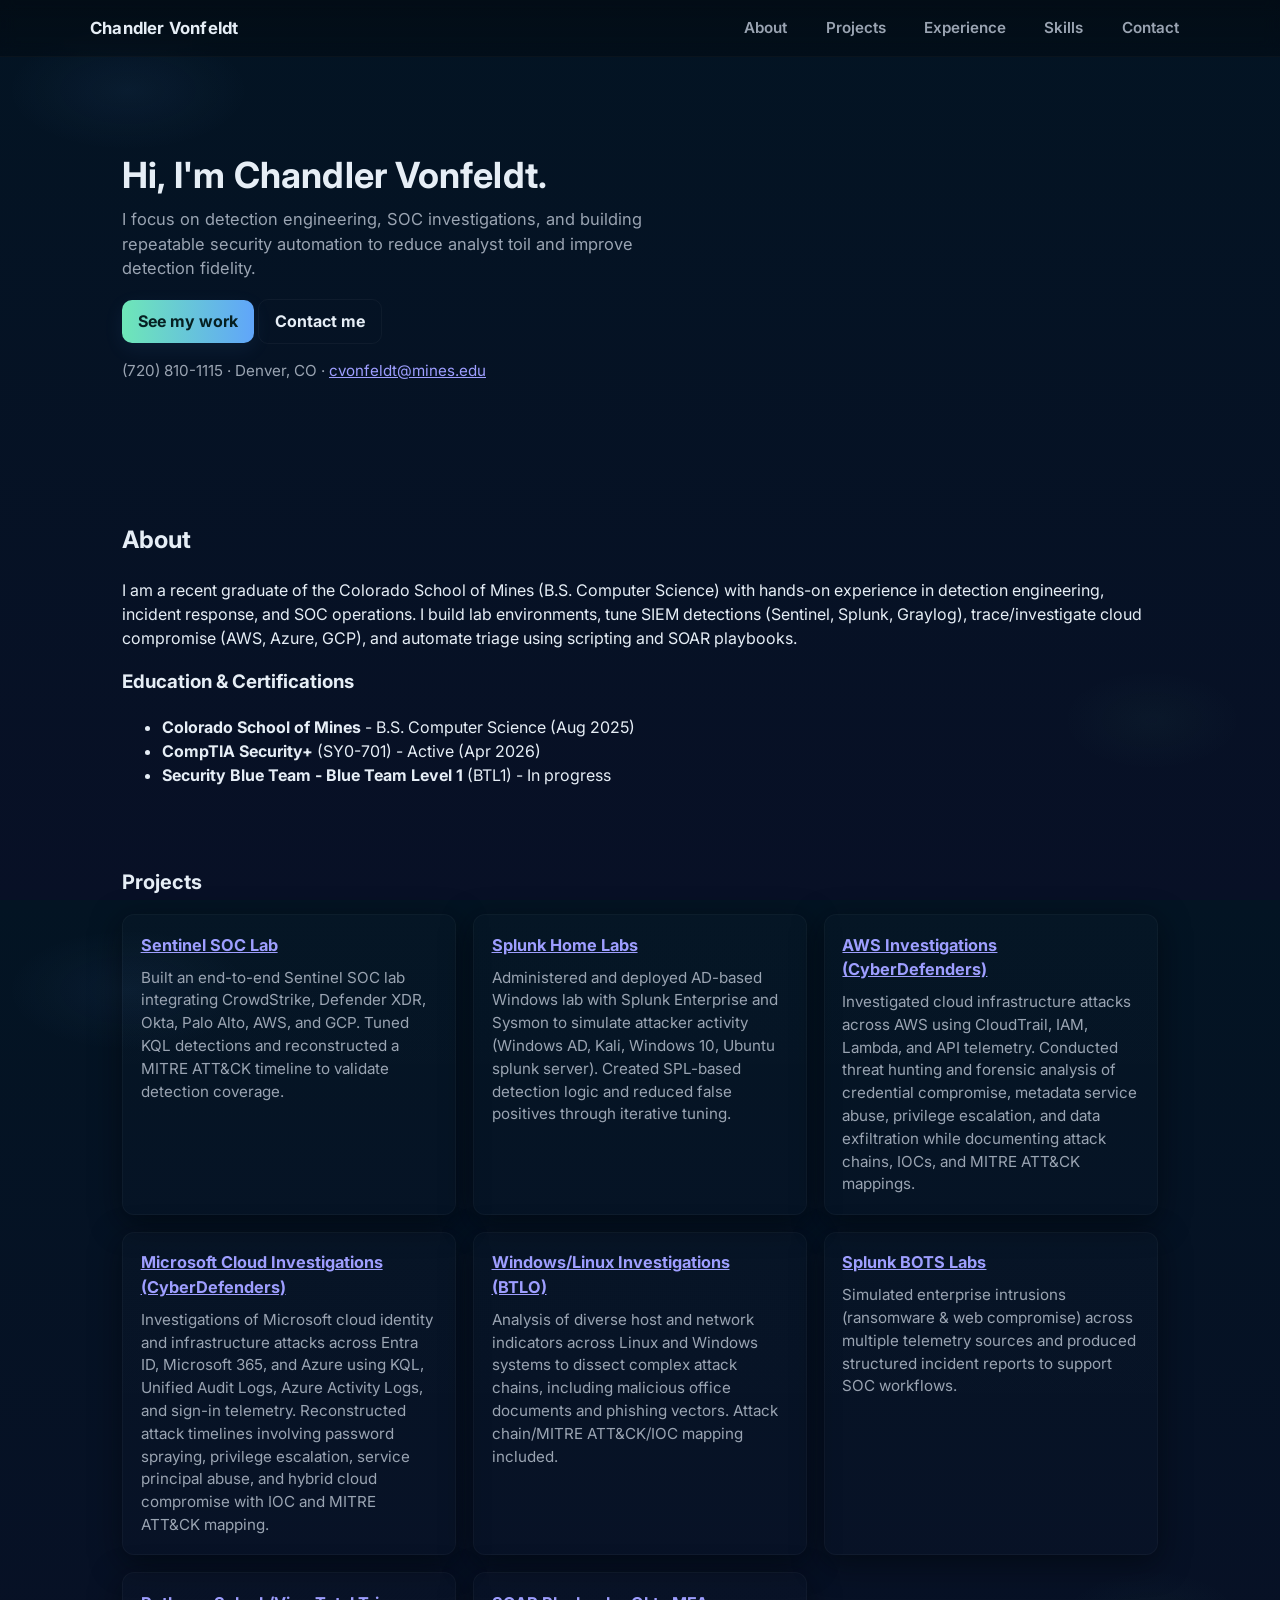
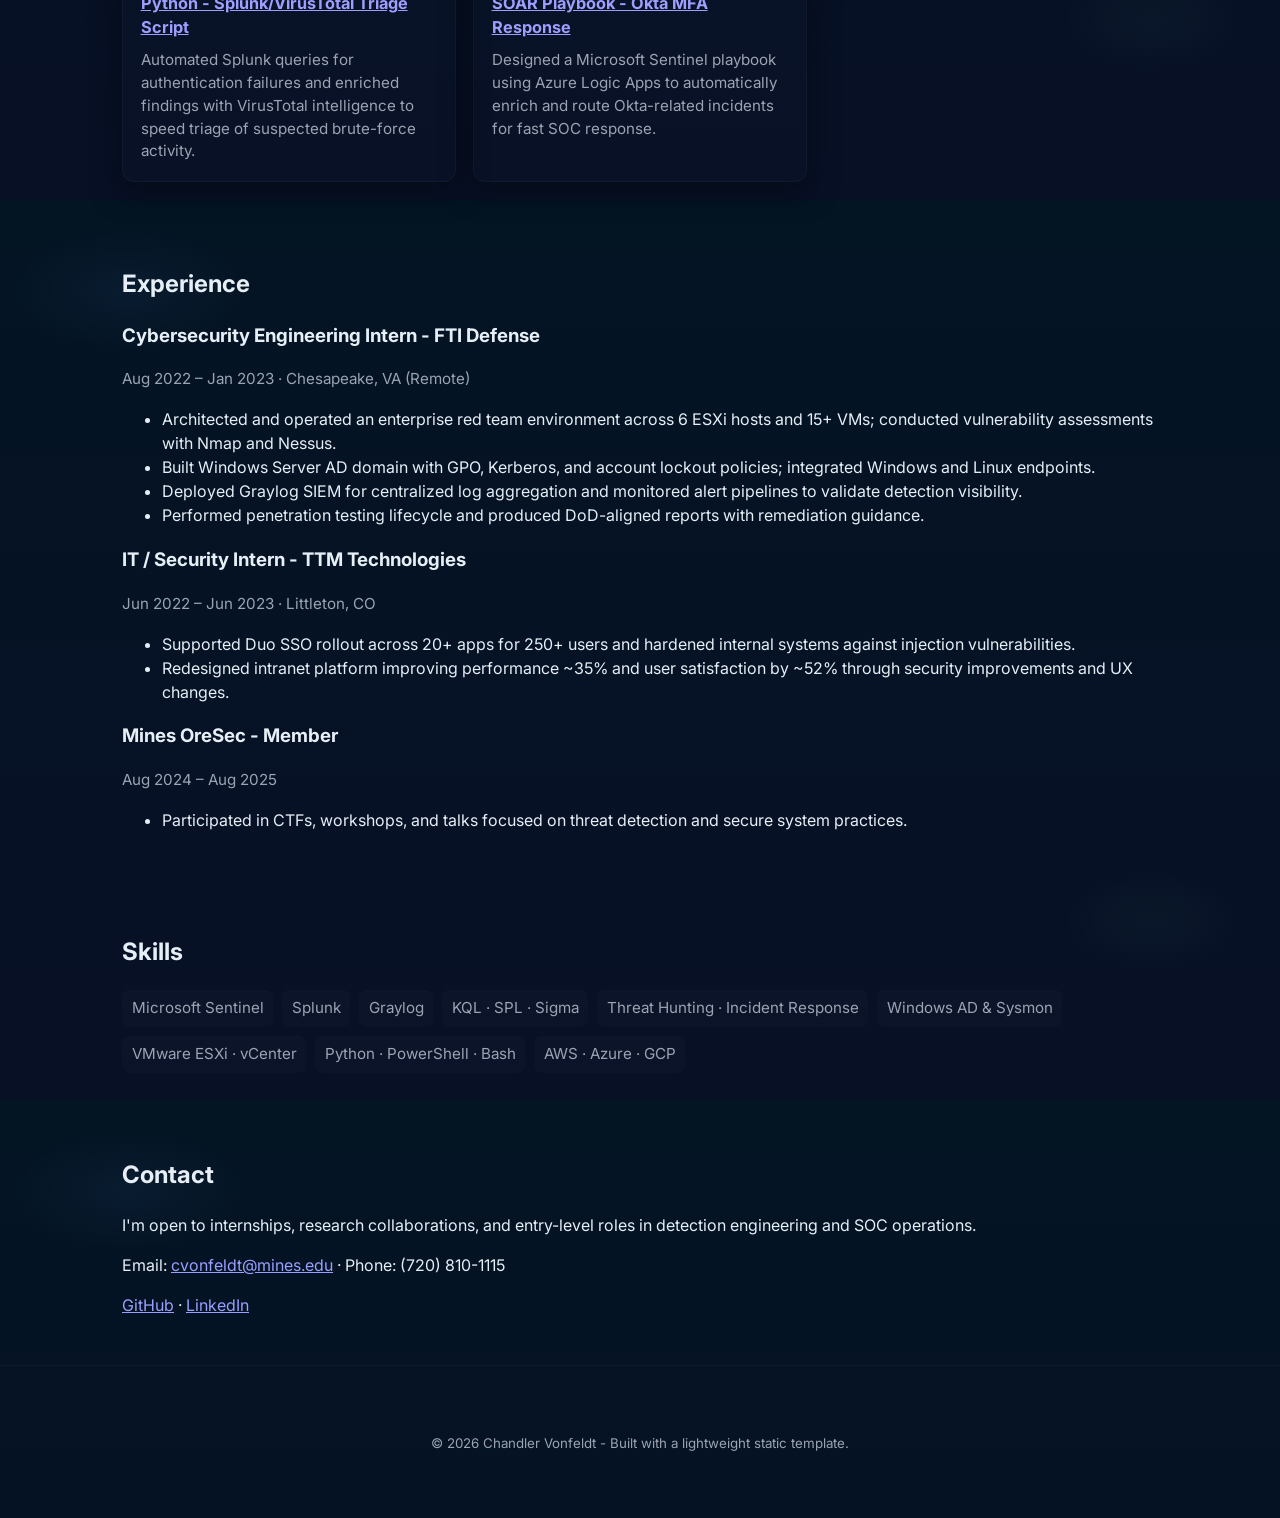
<file: index.html>
<!doctype html>
<html lang="en">
<head>
  <meta charset="utf-8" />
  <meta name="viewport" content="width=device-width,initial-scale=1" />
  <title>Chandler Vonfeldt - Cybersecurity Portfolio</title>
  <meta name="description" content="Chandler Vonfeldt - Cybersecurity Engineer, Detection & SOC investigations." />
  <link rel="preconnect" href="https://fonts.googleapis.com">
  <link href="https://fonts.googleapis.com/css2?family=Inter:wght@300;400;600;700&display=swap" rel="stylesheet">
  <link rel="stylesheet" href="styles.css">
</head>
<body>
  <header class="site-header">
    <div class="container header-inner">
      <a class="logo" href="#">Chandler Vonfeldt</a>
      <nav class="nav" id="nav">
        <a href="#about">About</a>
        <a href="#projects">Projects</a>
        <a href="#experience">Experience</a>
        <a href="#skills">Skills</a>
        <a href="#contact">Contact</a>
      </nav>
      <button id="menuBtn" class="menu-btn" aria-label="Toggle menu">☰</button>
    </div>
  </header>

  <main>
    <section class="hero" id="home">
      <div class="container hero-inner">
        <div class="hero-text">
          <h1>Hi, I'm <span id="ownerName">Chandler Vonfeldt</span>.</h1>
          <p class="lead">I focus on detection engineering, SOC investigations, and building repeatable security automation to reduce analyst toil and improve detection fidelity.</p>
          <p class="cta">
            <a class="btn" href="#projects">See my work</a>
            <a class="btn ghost" href="#contact">Contact me</a>
          </p>
          <p class="meta">(720) 810-1115 · Denver, CO · <a href="mailto:cvonfeldt@mines.edu">cvonfeldt@mines.edu</a></p>
        </div>
      </div>
    </section>

    <section class="container about" id="about">
      <h2>About</h2>
      <p>I am a recent graduate of the Colorado School of Mines (B.S. Computer Science) with hands-on experience in detection engineering, incident response, and SOC operations. I build lab environments, tune SIEM detections (Sentinel, Splunk, Graylog), trace/investigate cloud compromise (AWS, Azure, GCP), and automate triage using scripting and SOAR playbooks.</p>

      <h3>Education & Certifications</h3>
      <ul class="compact-list">
        <li><strong>Colorado School of Mines</strong> - B.S. Computer Science (Aug 2025)</li>
        <li><strong>CompTIA Security+</strong> (SY0-701) - Active (Apr 2026)</li>
        <li><strong> Security Blue Team - Blue Team Level 1</strong> (BTL1) - In progress</li>
      </ul>
    </section>

    <section class="container projects" id="projects">
      <h2>Projects</h2>
      <div class="grid" id="projectsGrid">
        <article class="card">
          <h3><a href="https://github.com/cvonfeldt" target="_blank" rel="noopener">Sentinel SOC Lab</a></h3>
          <p>Built an end-to-end Sentinel SOC lab integrating CrowdStrike, Defender XDR, Okta, Palo Alto, AWS, and GCP. Tuned KQL detections and reconstructed a MITRE ATT&CK timeline to validate detection coverage.</p>
        </article>

        <article class="card">
          <h3><a href="https://github.com/cvonfeldt" target="_blank" rel="noopener">Splunk Home Labs</a></h3>
          <p>Administered and deployed AD-based Windows lab with Splunk Enterprise and Sysmon to simulate attacker activity (Windows AD, Kali, Windows 10, Ubuntu splunk server). Created SPL-based detection logic and reduced false positives through iterative tuning.</p>
        </article>

        <article class="card">
          <h3><a href="https://github.com/cvonfeldt/AWS-CyberDefenders-blue-team-Investigations" target="_blank" rel="noopener">AWS Investigations (CyberDefenders)</a></h3>
          <p>Investigated cloud infrastructure attacks across AWS using CloudTrail, IAM, Lambda, and API telemetry. Conducted threat hunting and forensic analysis of credential compromise, metadata service abuse, privilege escalation, and data exfiltration while documenting attack chains, IOCs, and MITRE ATT&CK mappings.</p>
        </article>

        <article class="card">
          <h3><a href="https://github.com/cvonfeldt/Microsoft-Cloud-CyberDefenders-blue-team-Investigations" target="_blank" rel="noopener">Microsoft Cloud Investigations (CyberDefenders)</a></h3>
          <p>Investigations of Microsoft cloud identity and infrastructure attacks across Entra ID, Microsoft 365, and Azure using KQL, Unified Audit Logs, Azure Activity Logs, and sign-in telemetry. Reconstructed attack timelines involving password spraying, privilege escalation, service principal abuse, and hybrid cloud compromise with IOC and MITRE ATT&CK mapping.</p>
        </article>

        <article class="card">
          <h3><a href="https://github.com/cvonfeldt/blue-team-labs-online-investigations" target="_blank" rel="noopener">Windows/Linux Investigations (BTLO)</a></h3>
          <p>Analysis of diverse host and network indicators across Linux and Windows systems to dissect complex attack chains, including malicious office documents and phishing vectors. Attack chain/MITRE ATT&CK/IOC mapping included.</p>
        </article>

        <article class="card">
          <h3><a href="https://github.com/cvonfeldt" target="_blank" rel="noopener">Splunk BOTS Labs</a></h3>
          <p>Simulated enterprise intrusions (ransomware & web compromise) across multiple telemetry sources and produced structured incident reports to support SOC workflows.</p>
        </article>

        <article class="card">
          <h3><a href="https://github.com/cvonfeldt" target="_blank" rel="noopener">Python - Splunk/VirusTotal Triage Script</a></h3>
          <p>Automated Splunk queries for authentication failures and enriched findings with VirusTotal intelligence to speed triage of suspected brute-force activity.</p>
        </article>

        <article class="card">
          <h3><a href="https://github.com/cvonfeldt" target="_blank" rel="noopener">SOAR Playbook - Okta MFA Response</a></h3>
          <p>Designed a Microsoft Sentinel playbook using Azure Logic Apps to automatically enrich and route Okta-related incidents for fast SOC response.</p>
        </article>
      </div>
    </section>

    <section class="container" id="experience">
      <h2>Experience</h2>
      <div class="timeline">
        <div class="item">
          <h3>Cybersecurity Engineering Intern - FTI Defense</h3>
          <p class="muted">Aug 2022 – Jan 2023 · Chesapeake, VA (Remote)</p>
          <ul>
            <li>Architected and operated an enterprise red team environment across 6 ESXi hosts and 15+ VMs; conducted vulnerability assessments with Nmap and Nessus.</li>
            <li>Built Windows Server AD domain with GPO, Kerberos, and account lockout policies; integrated Windows and Linux endpoints.</li>
            <li>Deployed Graylog SIEM for centralized log aggregation and monitored alert pipelines to validate detection visibility.</li>
            <li>Performed penetration testing lifecycle and produced DoD-aligned reports with remediation guidance.</li>
          </ul>
        </div>

        <div class="item">
          <h3>IT / Security Intern - TTM Technologies</h3>
          <p class="muted">Jun 2022 – Jun 2023 · Littleton, CO</p>
          <ul>
            <li>Supported Duo SSO rollout across 20+ apps for 250+ users and hardened internal systems against injection vulnerabilities.</li>
            <li>Redesigned intranet platform improving performance ~35% and user satisfaction by ~52% through security improvements and UX changes.</li>
          </ul>
        </div>

        <div class="item">
          <h3>Mines OreSec - Member</h3>
          <p class="muted">Aug 2024 – Aug 2025</p>
          <ul>
            <li>Participated in CTFs, workshops, and talks focused on threat detection and secure system practices.</li>
          </ul>
        </div>
      </div>
    </section>

    <section class="container skills" id="skills">
      <h2>Skills</h2>
      <ul class="skill-list">
        <li>Microsoft Sentinel</li>
        <li>Splunk</li>
        <li>Graylog</li>
        <li>KQL · SPL · Sigma</li>
        <li>Threat Hunting · Incident Response</li>
        <li>Windows AD & Sysmon</li>
        <li>VMware ESXi · vCenter</li>
        <li>Python · PowerShell · Bash</li>
        <li>AWS · Azure · GCP</li>
      </ul>
    </section>

    <section class="container contact" id="contact">
      <h2>Contact</h2>
      <p>I'm open to internships, research collaborations, and entry-level roles in detection engineering and SOC operations.</p>
      <p>Email: <a href="mailto:cvonfeldt@mines.edu">cvonfeldt@mines.edu</a> · Phone: (720) 810-1115</p>
      <p class="social">
        <a href="https://github.com/cvonfeldt" target="_blank">GitHub</a> · <a href="https://linkedin.com/in/chandler-vonfeldt-234a2a242/" target="_blank">LinkedIn</a>
      </p>
    </section>
  </main>

  <footer class="site-footer">
    <div class="container">
      <small>© <span id="year"></span> Chandler Vonfeldt - Built with a lightweight static template.</small>
    </div>
  </footer>

  <script src="script.js"></script>
</body>
</html>
</file>
<file: styles.css>
:root{
  --bg:#071025;
  --surface:#0b1220;
  --muted:#9aa4b2;
  --text:#e6eef6;
  --accent:#6EE7B7; /* keep your brand color */
  --accent-2:#60a5fa;
  --glass: rgba(255,255,255,0.03);
  --glass-2: rgba(255,255,255,0.02);
  --radius:14px;
  --shadow: 0 8px 30px rgba(2,6,12,0.6);
  --mono: ui-monospace, SFMono-Regular, Menlo, Monaco, "Roboto Mono", "Courier New", monospace;
  font-family: "Inter", system-ui, -apple-system, "Segoe UI", Roboto, "Helvetica Neue", Arial;
  color-scheme: dark;
}

*{box-sizing:border-box}
html,body{height:100%}
body{
  margin:0;
  background:
    radial-gradient(1200px 600px at 10% 10%, rgba(96,165,250,0.06), transparent 10%),
    radial-gradient(900px 500px at 90% 80%, rgba(110,231,183,0.03), transparent 10%),
    linear-gradient(180deg,#031423 0%, #081026 100%);
  color:var(--text);
  -webkit-font-smoothing:antialiased;
  -moz-osx-font-smoothing:grayscale;
  line-height:1.5;
  padding-bottom:4rem;
}

/* Layout */
.container{max-width:1100px;margin:0 auto;padding:2rem;}

.site-header{
  position:sticky;
  top:0;
  z-index:80;
  background:linear-gradient(180deg, rgba(3,6,10,0.5), rgba(3,6,10,0.35));
  backdrop-filter: blur(8px);
  border-bottom:1px solid rgba(255,255,255,0.03);
}
.header-inner{display:flex;align-items:center;justify-content:space-between;gap:1rem;padding:0.6rem 0}
.logo{font-weight:700;color:var(--text);text-decoration:none;font-size:1.05rem;letter-spacing:0.2px}
.nav{display:flex;gap:1rem;align-items:center}
.nav a{color:var(--muted);text-decoration:none;padding:0.45rem 0.7rem;border-radius:8px;font-weight:600;font-size:0.95rem;transition:all .18s ease}
.nav a:hover{color:var(--text);background:linear-gradient(180deg, rgba(255,255,255,0.02), rgba(255,255,255,0.01));transform:translateY(-2px)}
.menu-btn{display:none;background:transparent;border:0;color:var(--text);font-size:1.15rem}

/* Hero */
.hero{padding:4.25rem 0 2.5rem}
.hero-inner{display:grid;grid-template-columns:1fr 360px;gap:2.25rem;align-items:center}
.hero-text h1{margin:0;font-size:2.25rem;line-height:1.02;letter-spacing:0.2px}
.hero-text .lead{color:var(--muted);margin-top:0.8rem;font-size:1.03rem;max-width:54ch}
.cta{margin-top:1.1rem}
.btn{
  display:inline-block;padding:0.6rem 1rem;border-radius:10px;background:linear-gradient(90deg,var(--accent),var(--accent-2));
  color:#062022;text-decoration:none;font-weight:700;box-shadow:0 6px 20px rgba(98,160,255,0.08);transition:transform .18s ease, box-shadow .18s ease;
}
.btn:hover{transform:translateY(-3px);box-shadow:0 10px 30px rgba(98,160,255,0.12)}
.btn.ghost{background:transparent;color:var(--text);border:1px solid rgba(255,255,255,0.04);box-shadow:none}

/* Meta */
.meta{color:var(--muted);margin-top:0.75rem;font-size:0.95rem}

/* Projects grid */
.projects h2{margin-top:0;font-size:1.25rem}
.grid{display:grid;grid-template-columns:repeat(3,1fr);gap:1.05rem;margin-top:1.05rem}
.card{
  background:linear-gradient(180deg, rgba(255,255,255,0.012), rgba(255,255,255,0.008));
  border:1px solid rgba(255,255,255,0.03);
  padding:1.1rem;border-radius:12px;transition:transform .22s cubic-bezier(.2,.9,.2,1), box-shadow .22s;
  box-shadow:var(--shadow);overflow:hidden;
}
.card h3{margin:0 0 0.6rem 0;font-size:1.02rem}
.card p{margin:0;color:var(--muted);font-size:0.95rem}
.card:hover{transform:translateY(-8px) scale(1.01);box-shadow:0 20px 50px rgba(2,8,20,0.6)}
.card .meta-tags{margin-top:0.72rem;display:flex;flex-wrap:wrap;gap:0.4rem}
.tag{font-family:var(--mono);font-size:0.78rem;color:var(--muted);background:rgba(255,255,255,0.02);padding:0.26rem 0.5rem;border-radius:6px}

/* Experience & timeline */
.timeline .item{margin-bottom:1.15rem}
.timeline .muted{color:var(--muted);font-size:0.95rem}

/* Skills */
.skill-list{display:flex;flex-wrap:wrap;gap:0.55rem;padding:0;list-style:none;margin:0}
.skill-list li{background:linear-gradient(180deg, rgba(255,255,255,0.02), rgba(255,255,255,0.01));padding:0.45rem 0.6rem;border-radius:8px;color:var(--muted);font-size:0.95rem}

/* Contact & footer */
.site-footer{padding:2rem 0;border-top:1px solid rgba(255,255,255,0.03);text-align:center;color:var(--muted)}

/* small utilities */
.fade-up{opacity:0;transform:translateY(10px);transition:opacity .6s ease, transform .6s ease}
.fade-up.in{opacity:1;transform:none}
.underline-accent{display:inline-block;position:relative}
.underline-accent::after{content:'';position:absolute;left:0;bottom:-8px;height:6px;width:0;background:linear-gradient(90deg,var(--accent),var(--accent-2));border-radius:6px;transition:width .4s cubic-bezier(.2,.9,.2,1)}
.underline-accent:hover::after{width:100%}

/* Responsive */
@media (max-width:1000px){
  .hero-inner{grid-template-columns:1fr}
  .grid{grid-template-columns:repeat(2,1fr)}
}
@media (max-width:620px){
  .nav{display:none}
  .menu-btn{display:inline-block}
  .grid{grid-template-columns:1fr}
  .container{padding:1rem}
  .hero{padding:3rem 0 1.6rem}
  .logo{font-size:1rem}
}

/* Accessibility focus */
.show-focus a:focus, .show-focus button:focus {outline:2px solid rgba(110,231,183,0.18);outline-offset:3px;border-radius:6px}
</file>
